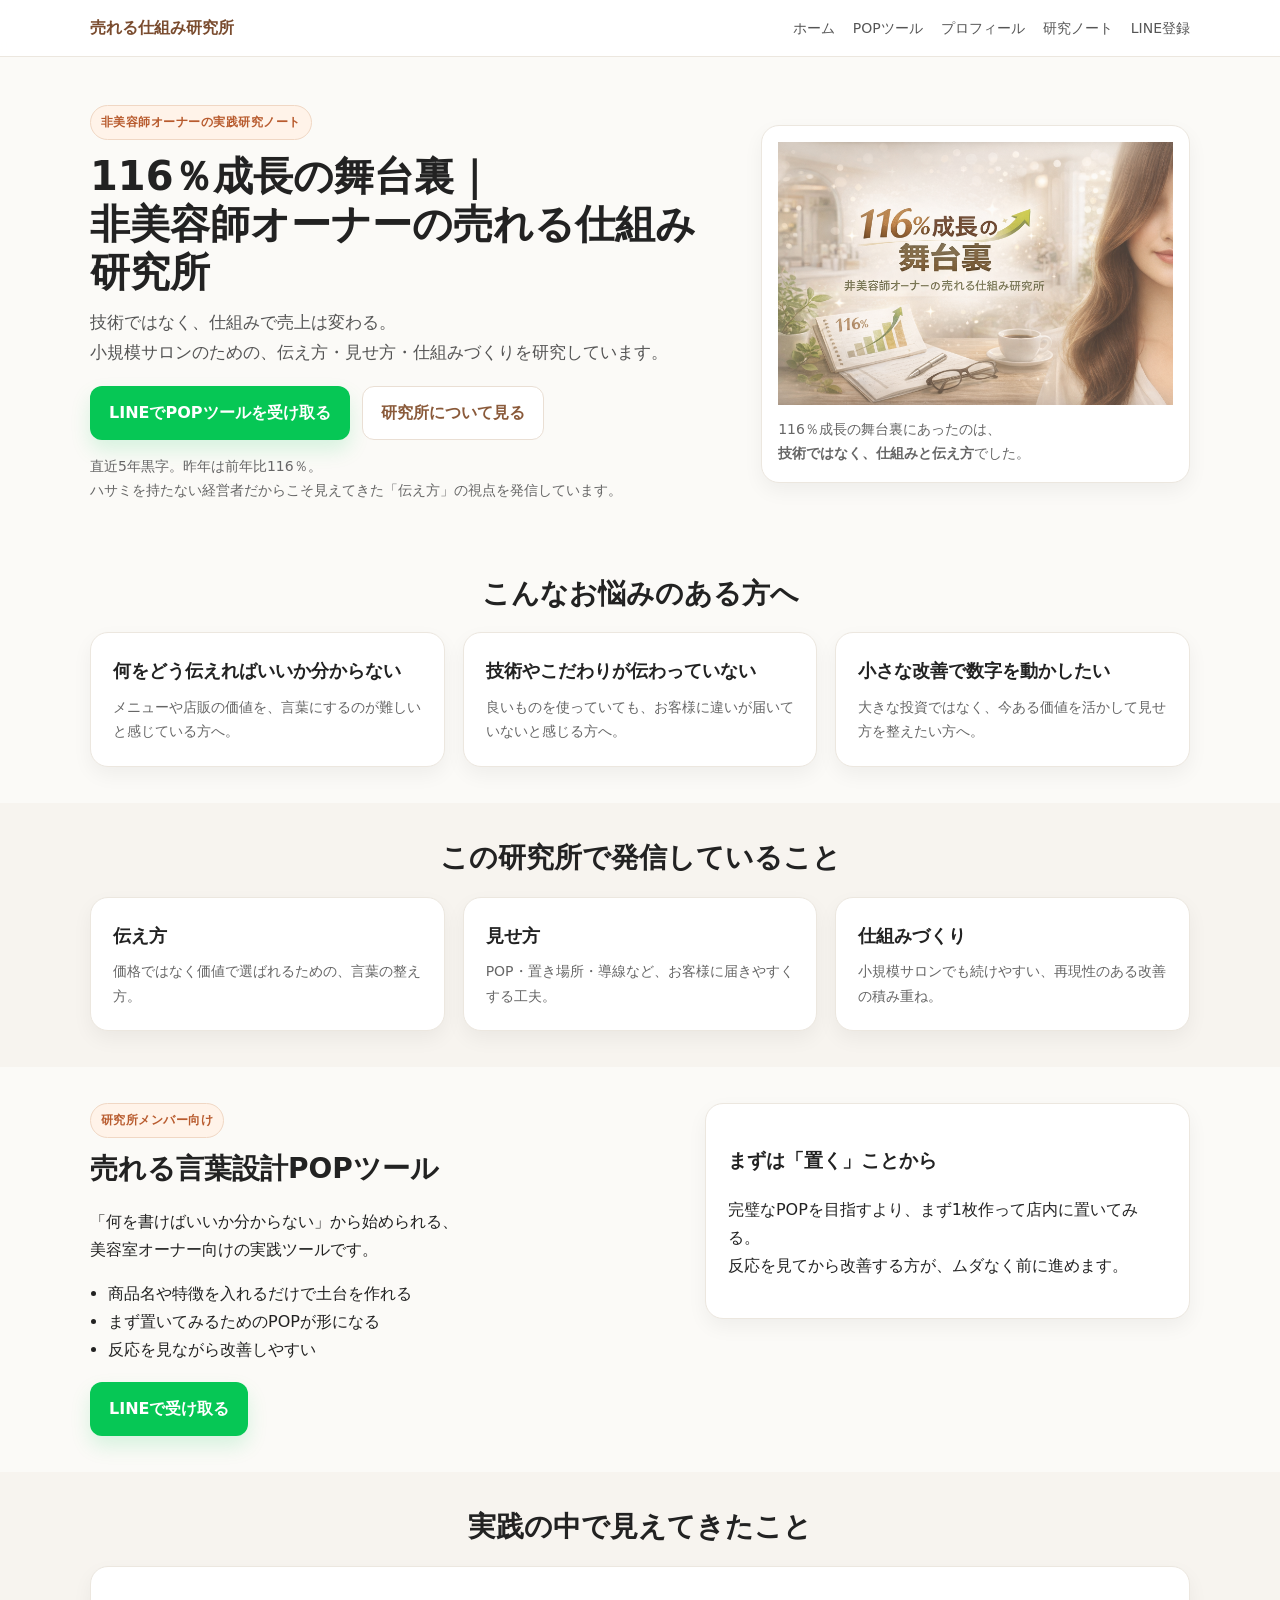
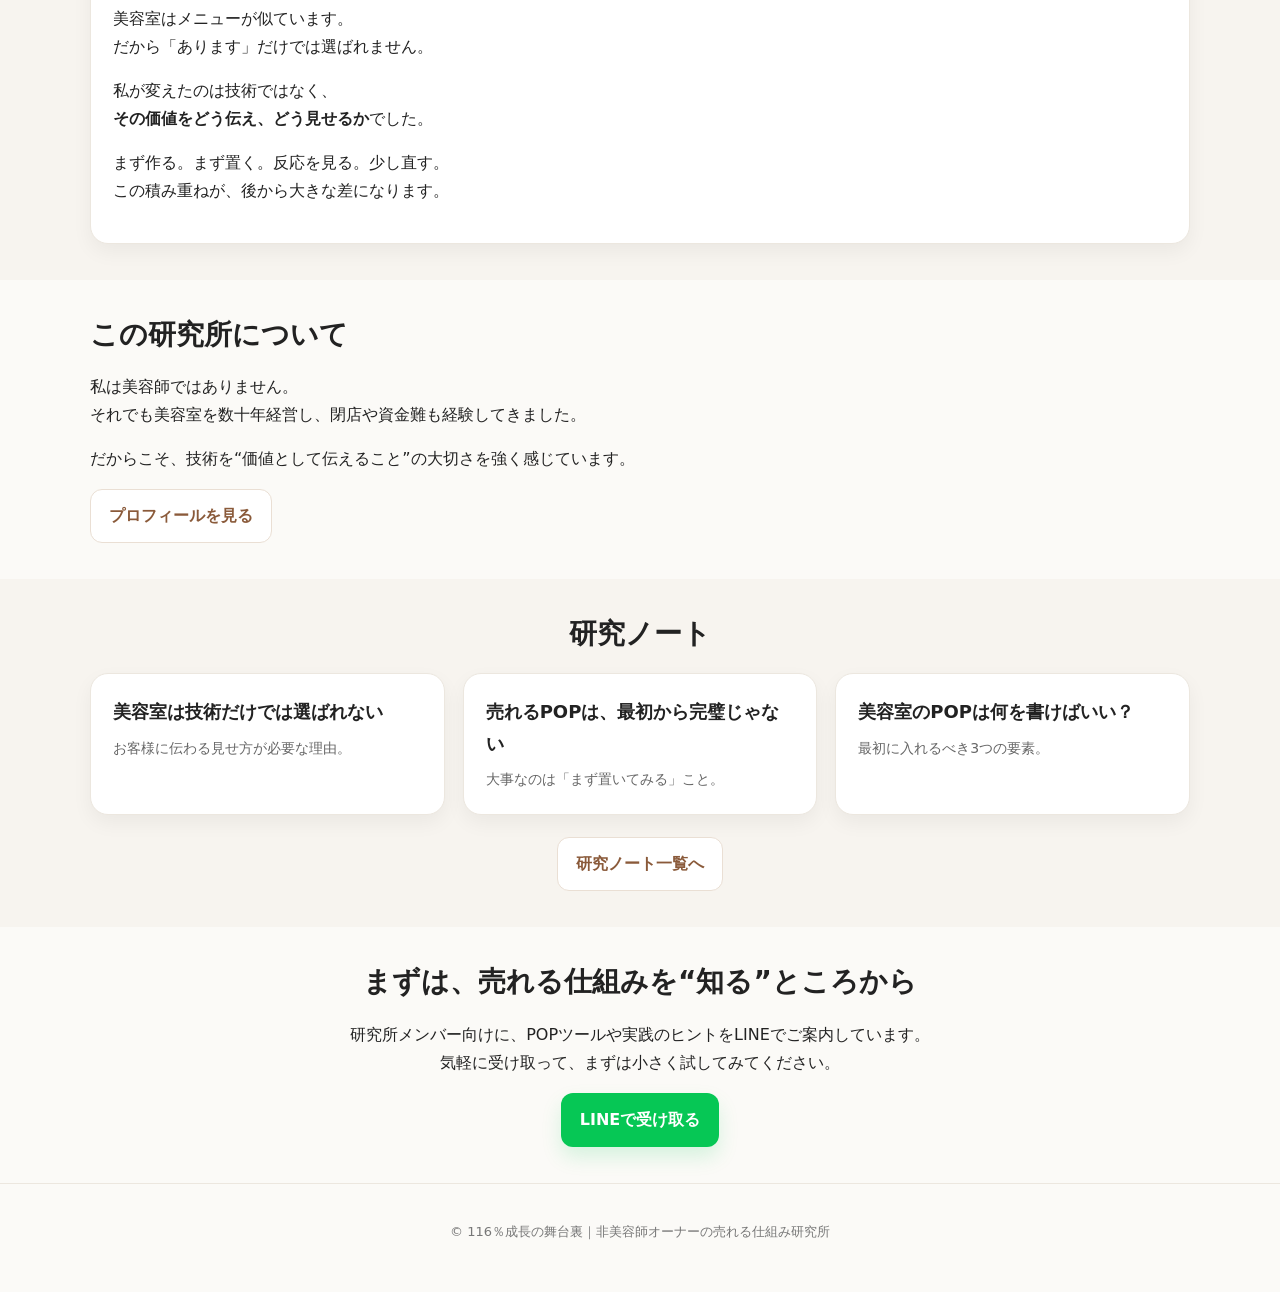
<file: index.html>
<!DOCTYPE html>
<html lang="ja">
<head>
  <meta charset="UTF-8">
  <meta name="viewport" content="width=device-width, initial-scale=1">
  <title>116％成長の舞台裏｜非美容師オーナーの売れる仕組み研究所</title>
  <meta name="description" content="非美容師オーナーの売れる仕組み研究所。小規模サロン向けに、伝え方・見せ方・仕組みづくりを研究しています。">
  <link rel="stylesheet" href="styles.css">
</head>
<body>
  <header class="site-header">
    <div class="container header-inner">
      <a href="index.html" class="logo">売れる仕組み研究所</a>
      <nav class="nav">
        <a href="index.html">ホーム</a>
        <a href="pop-tool.html">POPツール</a>
        <a href="profile.html">プロフィール</a>
        <a href="blog.html">研究ノート</a>
        <a href="line.html">LINE登録</a>
      </nav>
    </div>
  </header>

  <main>
    <section class="hero">
      <div class="container hero-grid">
        <div class="hero-text">
          <span class="badge">非美容師オーナーの実践研究ノート</span>
          <h1>116％成長の舞台裏｜<br>非美容師オーナーの売れる仕組み研究所</h1>
          <p class="hero-lead">
            技術ではなく、仕組みで売上は変わる。<br>
            小規模サロンのための、伝え方・見せ方・仕組みづくりを研究しています。
          </p>

          <div class="hero-buttons">
            <a class="btn btn-line" href="line.html">LINEでPOPツールを受け取る</a>
            <a class="btn btn-sub" href="profile.html">研究所について見る</a>
          </div>

          <p class="hero-note">
            直近5年黒字。昨年は前年比116％。<br>
            ハサミを持たない経営者だからこそ見えてきた「伝え方」の視点を発信しています。
          </p>
        </div>

        <div class="hero-visual">
          <img src="images/home-main.png" alt="売れる仕組み研究所のメイン画像">
          <p>
            116％成長の舞台裏にあったのは、<br>
            <strong>技術ではなく、仕組みと伝え方</strong>でした。
          </p>
        </div>
      </div>
    </section>

    <section class="section">
      <div class="container">
        <h2 class="section-title">こんなお悩みのある方へ</h2>
        <div class="card-grid">
          <div class="card">
            <h3>何をどう伝えればいいか分からない</h3>
            <p>メニューや店販の価値を、言葉にするのが難しいと感じている方へ。</p>
          </div>
          <div class="card">
            <h3>技術やこだわりが伝わっていない</h3>
            <p>良いものを使っていても、お客様に違いが届いていないと感じる方へ。</p>
          </div>
          <div class="card">
            <h3>小さな改善で数字を動かしたい</h3>
            <p>大きな投資ではなく、今ある価値を活かして見せ方を整えたい方へ。</p>
          </div>
        </div>
      </div>
    </section>

    <section class="section section-soft">
      <div class="container">
        <h2 class="section-title">この研究所で発信していること</h2>
        <div class="card-grid">
          <div class="card">
            <h3>伝え方</h3>
            <p>価格ではなく価値で選ばれるための、言葉の整え方。</p>
          </div>
          <div class="card">
            <h3>見せ方</h3>
            <p>POP・置き場所・導線など、お客様に届きやすくする工夫。</p>
          </div>
          <div class="card">
            <h3>仕組みづくり</h3>
            <p>小規模サロンでも続けやすい、再現性のある改善の積み重ね。</p>
          </div>
        </div>
      </div>
    </section>

    <section class="section">
      <div class="container feature-grid">
        <div class="feature-text">
          <span class="badge">研究所メンバー向け</span>
          <h2 class="section-title left">売れる言葉設計POPツール</h2>
          <p>
            「何を書けばいいか分からない」から始められる、<br>
            美容室オーナー向けの実践ツールです。
          </p>
          <ul class="simple-list">
            <li>商品名や特徴を入れるだけで土台を作れる</li>
            <li>まず置いてみるためのPOPが形になる</li>
            <li>反応を見ながら改善しやすい</li>
          </ul>
          <a class="btn btn-line" href="line.html">LINEで受け取る</a>
        </div>

        <div class="feature-box">
          <h3>まずは「置く」ことから</h3>
          <p>
            完璧なPOPを目指すより、まず1枚作って店内に置いてみる。<br>
            反応を見てから改善する方が、ムダなく前に進めます。
          </p>
        </div>
      </div>
    </section>

    <section class="section section-soft">
      <div class="container">
        <h2 class="section-title">実践の中で見えてきたこと</h2>
        <div class="single-box">
          <p>
            美容室はメニューが似ています。<br>
            だから「あります」だけでは選ばれません。
          </p>
          <p>
            私が変えたのは技術ではなく、<br>
            <strong>その価値をどう伝え、どう見せるか</strong>でした。
          </p>
          <p>
            まず作る。まず置く。反応を見る。少し直す。<br>
            この積み重ねが、後から大きな差になります。
          </p>
        </div>
      </div>
    </section>

    <section class="section">
      <div class="container profile-teaser">
        <div>
          <h2 class="section-title left">この研究所について</h2>
          <p>
            私は美容師ではありません。<br>
            それでも美容室を数十年経営し、閉店や資金難も経験してきました。
          </p>
          <p>
            だからこそ、技術を“価値として伝えること”の大切さを強く感じています。
          </p>
          <a class="btn btn-sub" href="profile.html">プロフィールを見る</a>
        </div>
      </div>
    </section>

    <section class="section section-soft">
      <div class="container">
        <h2 class="section-title">研究ノート</h2>
        <div class="card-grid">
          <div class="card">
            <h3>美容室は技術だけでは選ばれない</h3>
            <p>お客様に伝わる見せ方が必要な理由。</p>
          </div>
          <div class="card">
            <h3>売れるPOPは、最初から完璧じゃない</h3>
            <p>大事なのは「まず置いてみる」こと。</p>
          </div>
          <div class="card">
            <h3>美容室のPOPは何を書けばいい？</h3>
            <p>最初に入れるべき3つの要素。</p>
          </div>
        </div>
        <div class="center">
          <a class="btn btn-sub" href="blog.html">研究ノート一覧へ</a>
        </div>
      </div>
    </section>

    <section class="section cta-final">
      <div class="container">
        <h2 class="section-title">まずは、売れる仕組みを“知る”ところから</h2>
        <p>
          研究所メンバー向けに、POPツールや実践のヒントをLINEでご案内しています。<br>
          気軽に受け取って、まずは小さく試してみてください。
        </p>
        <a class="btn btn-line" href="line.html">LINEで受け取る</a>
      </div>
    </section>
  </main>

  <footer class="site-footer">
    <div class="container">
      <p>© 116％成長の舞台裏｜非美容師オーナーの売れる仕組み研究所</p>
    </div>
  </footer>

  <script src="script.js"></script>
</body>
</html>
</file>
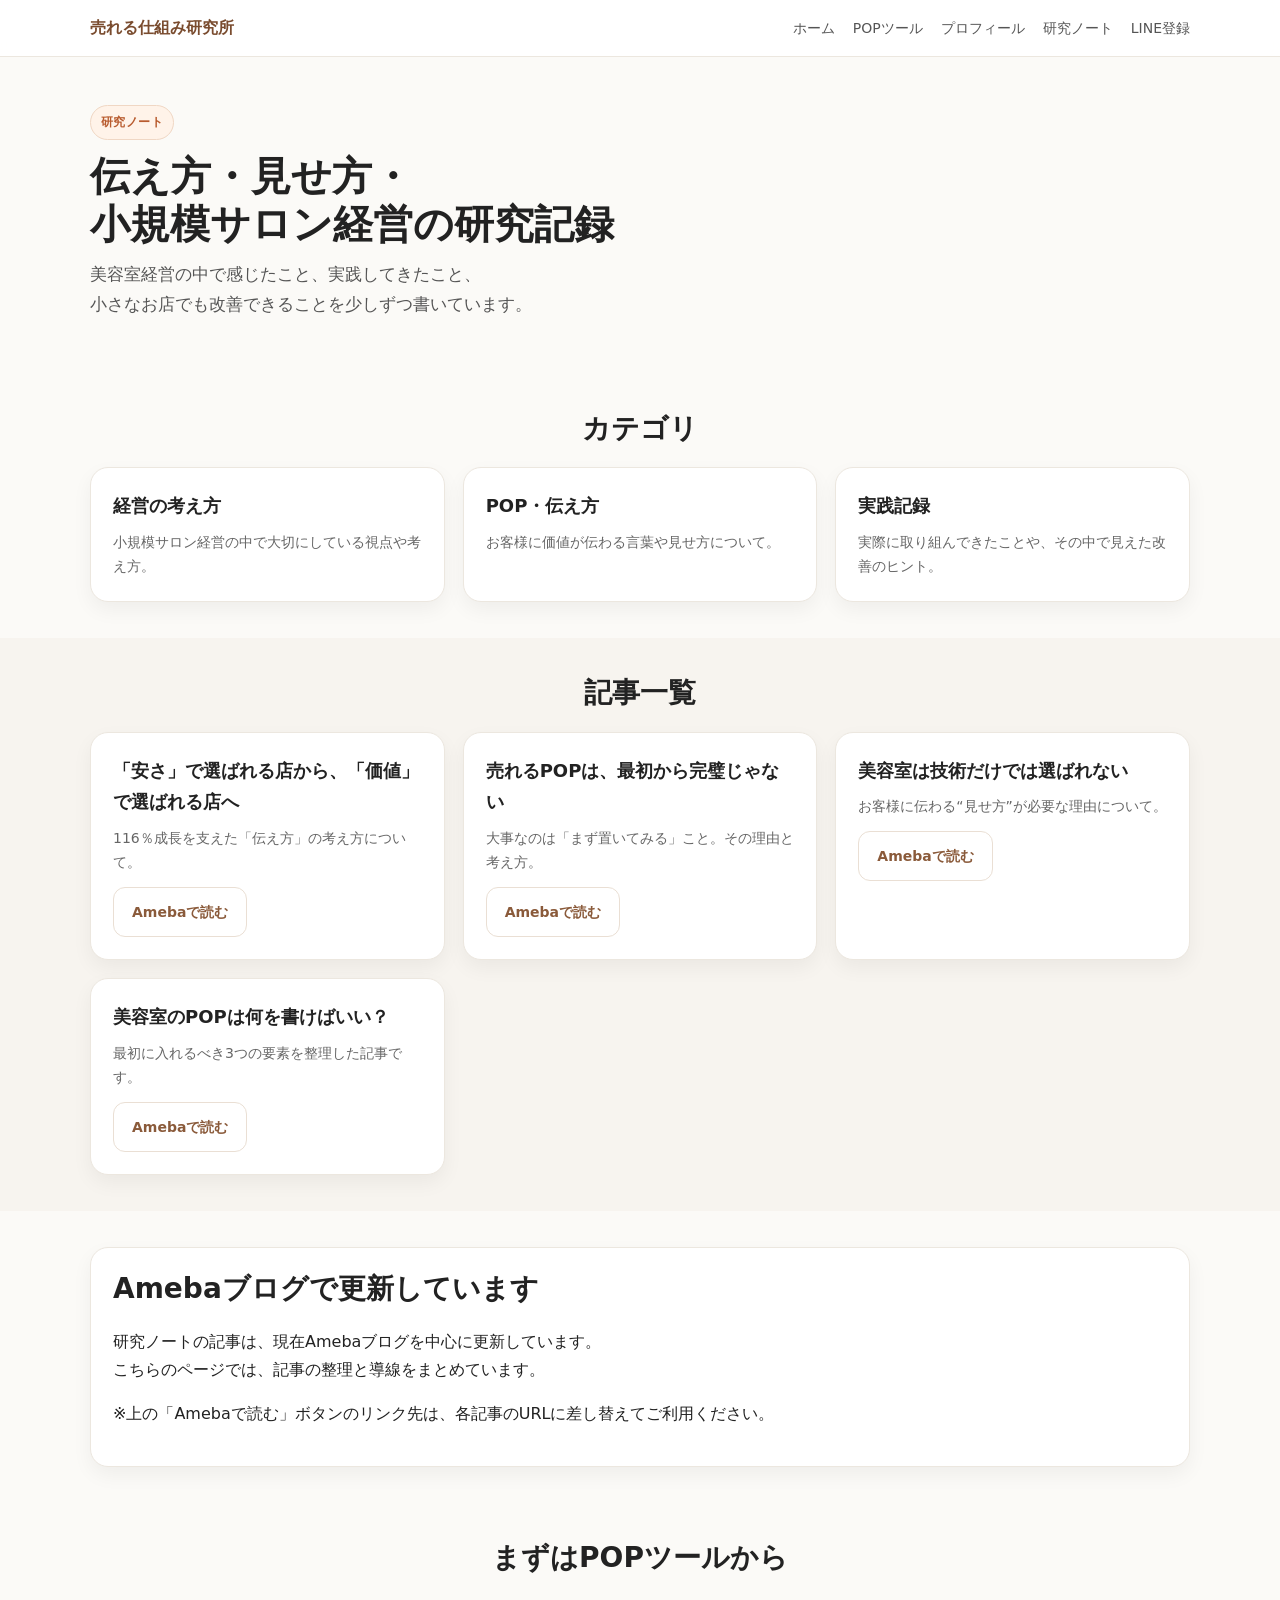
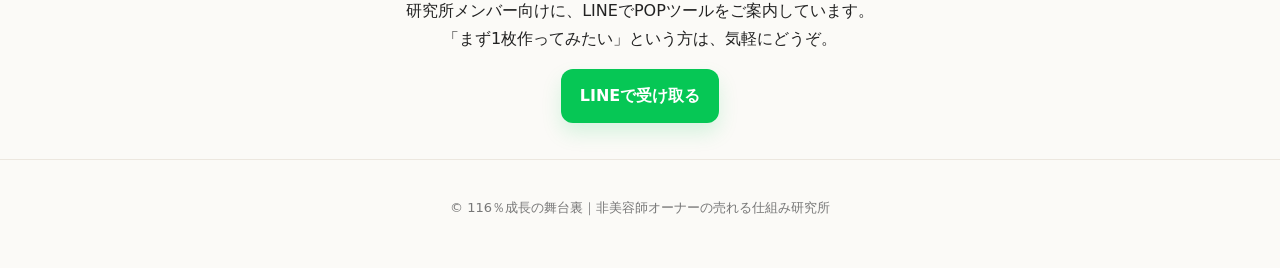
<file: blog.html>
<!DOCTYPE html>
<html lang="ja">
<head>
  <meta charset="UTF-8">
  <meta name="viewport" content="width=device-width, initial-scale=1">
  <title>研究ノート｜売れる仕組み研究所</title>
  <meta name="description" content="伝え方・見せ方・小規模サロン経営についての研究ノート一覧です。">
  <link rel="stylesheet" href="styles.css">
</head>
<body>
  <header class="site-header">
    <div class="container header-inner">
      <a href="index.html" class="logo">売れる仕組み研究所</a>
      <nav class="nav">
        <a href="index.html">ホーム</a>
        <a href="pop-tool.html">POPツール</a>
        <a href="profile.html">プロフィール</a>
        <a href="blog.html">研究ノート</a>
        <a href="line.html">LINE登録</a>
      </nav>
    </div>
  </header>

  <main>
    <section class="hero">
      <div class="container">
        <span class="badge">研究ノート</span>
        <h1>伝え方・見せ方・<br>小規模サロン経営の研究記録</h1>
        <p class="hero-lead">
          美容室経営の中で感じたこと、実践してきたこと、<br>
          小さなお店でも改善できることを少しずつ書いています。
        </p>
      </div>
    </section>

    <section class="section">
      <div class="container">
        <h2 class="section-title">カテゴリ</h2>
        <div class="card-grid">
          <div class="card">
            <h3>経営の考え方</h3>
            <p>小規模サロン経営の中で大切にしている視点や考え方。</p>
          </div>
          <div class="card">
            <h3>POP・伝え方</h3>
            <p>お客様に価値が伝わる言葉や見せ方について。</p>
          </div>
          <div class="card">
            <h3>実践記録</h3>
            <p>実際に取り組んできたことや、その中で見えた改善のヒント。</p>
          </div>
        </div>
      </div>
    </section>

    <section class="section section-soft">
      <div class="container">
        <h2 class="section-title">記事一覧</h2>
        <div class="card-grid">

          <div class="card">
            <h3>「安さ」で選ばれる店から、「価値」で選ばれる店へ</h3>
            <p>
              116％成長を支えた「伝え方」の考え方について。
            </p>
            <p style="margin-top:12px;">
              <a class="btn btn-sub" href="https://ameblo.jp/action-up/entry-12958393987.html" target="_blank" rel="noopener">Amebaで読む</a>
            </p>
          </div>

          <div class="card">
            <h3>売れるPOPは、最初から完璧じゃない</h3>
            <p>
              大事なのは「まず置いてみる」こと。その理由と考え方。
            </p>
            <p style="margin-top:12px;">
              <a class="btn btn-sub" href="https://ameblo.jp/action-up/entry-12959385795.html" target="_blank" rel="noopener">Amebaで読む</a>
            </p>
          </div>

          <div class="card">
            <h3>美容室は技術だけでは選ばれない</h3>
            <p>
              お客様に伝わる“見せ方”が必要な理由について。
            </p>
            <p style="margin-top:12px;">
              <a class="btn btn-sub" href="https://ameblo.jp/action-up/entry-12960017361.html" target="_blank" rel="noopener">Amebaで読む</a>
            </p>
          </div>

          <div class="card">
            <h3>美容室のPOPは何を書けばいい？</h3>
            <p>
              最初に入れるべき3つの要素を整理した記事です。
            </p>
            <p style="margin-top:12px;">
              <a class="btn btn-sub" href="https://ameblo.jp/action-up/entry-12960228247.html" target="_blank" rel="noopener">Amebaで読む</a>
            </p>
          </div>

        </div>
      </div>
    </section>

    <section class="section">
      <div class="container">
        <div class="single-box">
          <h2 class="section-title left">Amebaブログで更新しています</h2>
          <p>
            研究ノートの記事は、現在Amebaブログを中心に更新しています。<br>
            こちらのページでは、記事の整理と導線をまとめています。
          </p>
          <p>
            ※上の「Amebaで読む」ボタンのリンク先は、各記事のURLに差し替えてご利用ください。
          </p>
        </div>
      </div>
    </section>

    <section class="section cta-final">
      <div class="container">
        <h2 class="section-title">まずはPOPツールから</h2>
        <p>
          研究所メンバー向けに、LINEでPOPツールをご案内しています。<br>
          「まず1枚作ってみたい」という方は、気軽にどうぞ。
        </p>
        <a class="btn btn-line" href="line.html">LINEで受け取る</a>
      </div>
    </section>
  </main>

  <footer class="site-footer">
    <div class="container">
      <p>© 116％成長の舞台裏｜非美容師オーナーの売れる仕組み研究所</p>
    </div>
  </footer>

  <script src="script.js"></script>
</body>
</html>
</file>
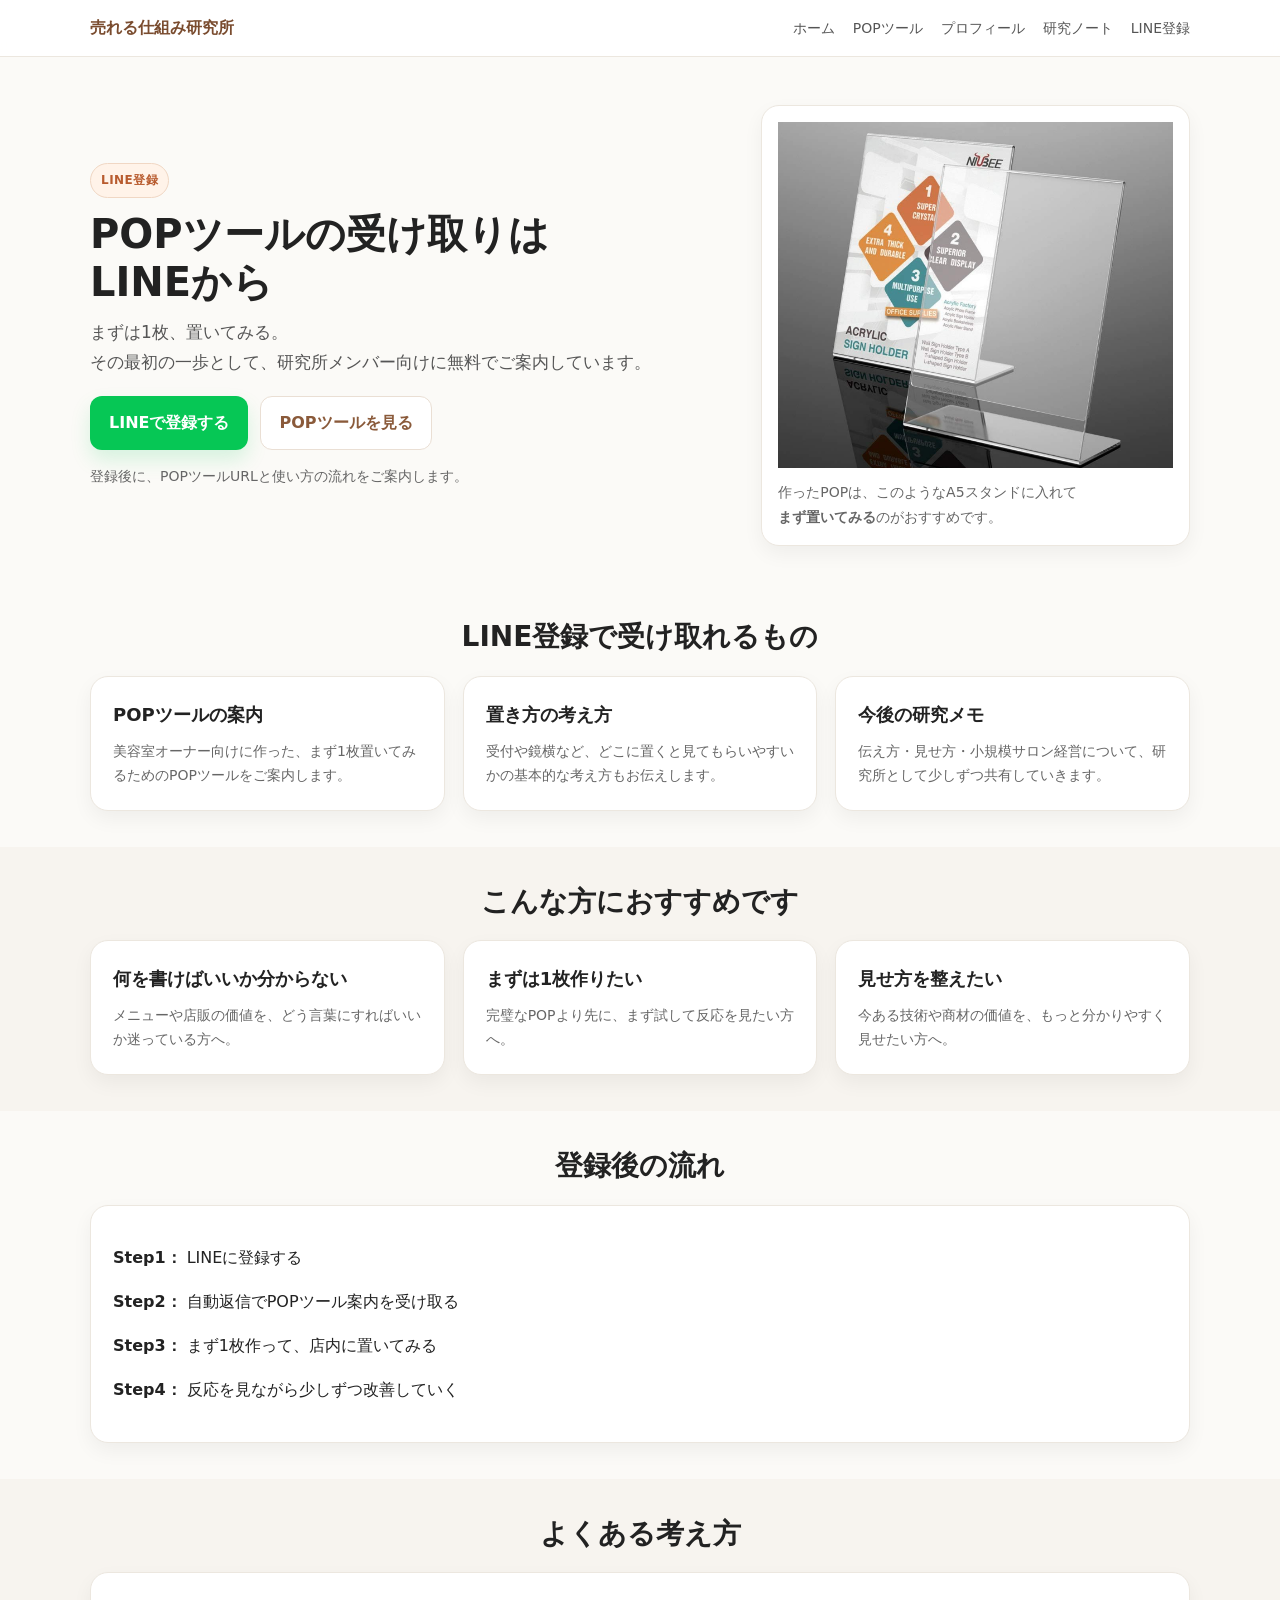
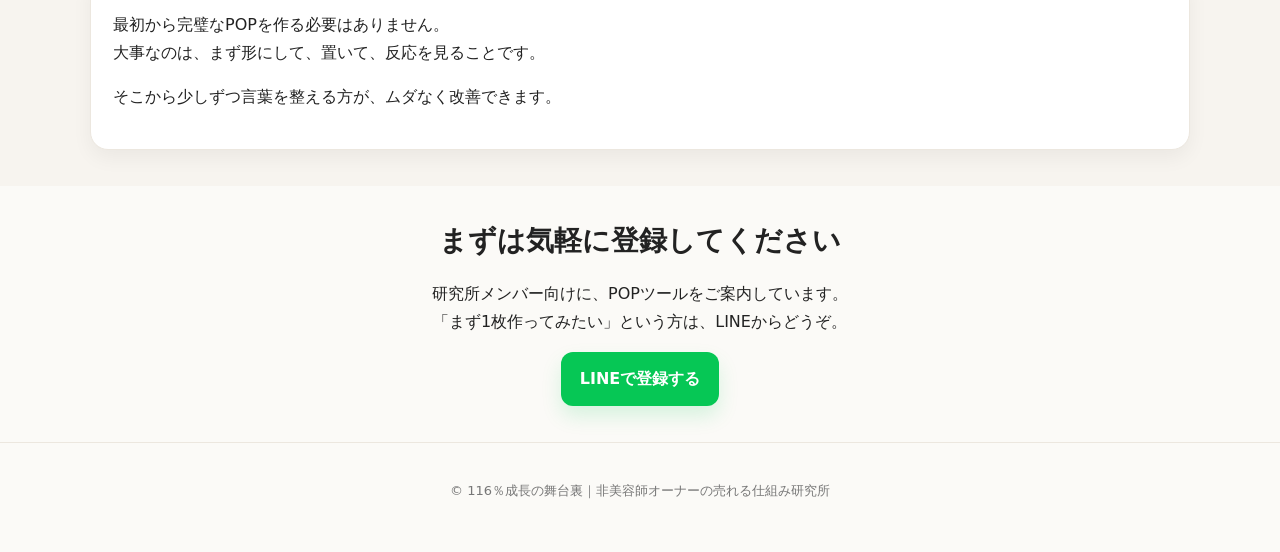
<file: line.html>
<!DOCTYPE html>
<html lang="ja">
<head>
  <meta charset="UTF-8">
  <meta name="viewport" content="width=device-width, initial-scale=1">
  <title>LINE登録｜売れる仕組み研究所</title>
  <meta name="description" content="美容室オーナー向けのPOPツールをLINE登録でご案内しています。まずは1枚、置いてみるところから。">
  <link rel="stylesheet" href="styles.css">
</head>
<body>
  <header class="site-header">
    <div class="container header-inner">
      <a href="index.html" class="logo">売れる仕組み研究所</a>
      <nav class="nav">
        <a href="index.html">ホーム</a>
        <a href="pop-tool.html">POPツール</a>
        <a href="profile.html">プロフィール</a>
        <a href="blog.html">研究ノート</a>
        <a href="line.html">LINE登録</a>
      </nav>
    </div>
  </header>

  <main>
    <section class="hero">
      <div class="container hero-grid">
        <div class="hero-text">
          <span class="badge">LINE登録</span>
          <h1>POPツールの受け取りは<br>LINEから</h1>
          <p class="hero-lead">
            まずは1枚、置いてみる。<br>
            その最初の一歩として、研究所メンバー向けに無料でご案内しています。
          </p>

          <div class="hero-buttons">
            <a class="btn btn-line" href="https://lin.ee/K8tIsm8" target="_blank" rel="noopener">LINEで登録する</a>
            <a class="btn btn-sub" href="pop-tool.html">POPツールを見る</a>
          </div>

          <p class="hero-note">
            登録後に、POPツールURLと使い方の流れをご案内します。
          </p>
        </div>

        <div class="hero-visual">
          <img src="images/acrylic-stand.png" alt="A5アクリルスタンドのイメージ">
          <p>
            作ったPOPは、このようなA5スタンドに入れて<br>
            <strong>まず置いてみる</strong>のがおすすめです。
          </p>
        </div>
      </div>
    </section>

    <section class="section">
      <div class="container">
        <h2 class="section-title">LINE登録で受け取れるもの</h2>
        <div class="card-grid">
          <div class="card">
            <h3>POPツールの案内</h3>
            <p>美容室オーナー向けに作った、まず1枚置いてみるためのPOPツールをご案内します。</p>
          </div>
          <div class="card">
            <h3>置き方の考え方</h3>
            <p>受付や鏡横など、どこに置くと見てもらいやすいかの基本的な考え方もお伝えします。</p>
          </div>
          <div class="card">
            <h3>今後の研究メモ</h3>
            <p>伝え方・見せ方・小規模サロン経営について、研究所として少しずつ共有していきます。</p>
          </div>
        </div>
      </div>
    </section>

    <section class="section section-soft">
      <div class="container">
        <h2 class="section-title">こんな方におすすめです</h2>
        <div class="card-grid">
          <div class="card">
            <h3>何を書けばいいか分からない</h3>
            <p>メニューや店販の価値を、どう言葉にすればいいか迷っている方へ。</p>
          </div>
          <div class="card">
            <h3>まずは1枚作りたい</h3>
            <p>完璧なPOPより先に、まず試して反応を見たい方へ。</p>
          </div>
          <div class="card">
            <h3>見せ方を整えたい</h3>
            <p>今ある技術や商材の価値を、もっと分かりやすく見せたい方へ。</p>
          </div>
        </div>
      </div>
    </section>

    <section class="section">
      <div class="container">
        <h2 class="section-title">登録後の流れ</h2>
        <div class="single-box">
          <p><strong>Step1：</strong> LINEに登録する</p>
          <p><strong>Step2：</strong> 自動返信でPOPツール案内を受け取る</p>
          <p><strong>Step3：</strong> まず1枚作って、店内に置いてみる</p>
          <p><strong>Step4：</strong> 反応を見ながら少しずつ改善していく</p>
        </div>
      </div>
    </section>

    <section class="section section-soft">
      <div class="container">
        <h2 class="section-title">よくある考え方</h2>
        <div class="single-box">
          <p>
            最初から完璧なPOPを作る必要はありません。<br>
            大事なのは、まず形にして、置いて、反応を見ることです。
          </p>
          <p>
            そこから少しずつ言葉を整える方が、ムダなく改善できます。
          </p>
        </div>
      </div>
    </section>

    <section class="section cta-final">
      <div class="container">
        <h2 class="section-title">まずは気軽に登録してください</h2>
        <p>
          研究所メンバー向けに、POPツールをご案内しています。<br>
          「まず1枚作ってみたい」という方は、LINEからどうぞ。
        </p>
        <a class="btn btn-line" href="https://lin.ee/K8tIsm8" target="_blank" rel="noopener">LINEで登録する</a>
      </div>
    </section>
  </main>

  <footer class="site-footer">
    <div class="container">
      <p>© 116％成長の舞台裏｜非美容師オーナーの売れる仕組み研究所</p>
    </div>
  </footer>

  <script src="script.js"></script>
</body>
</html>
</file>
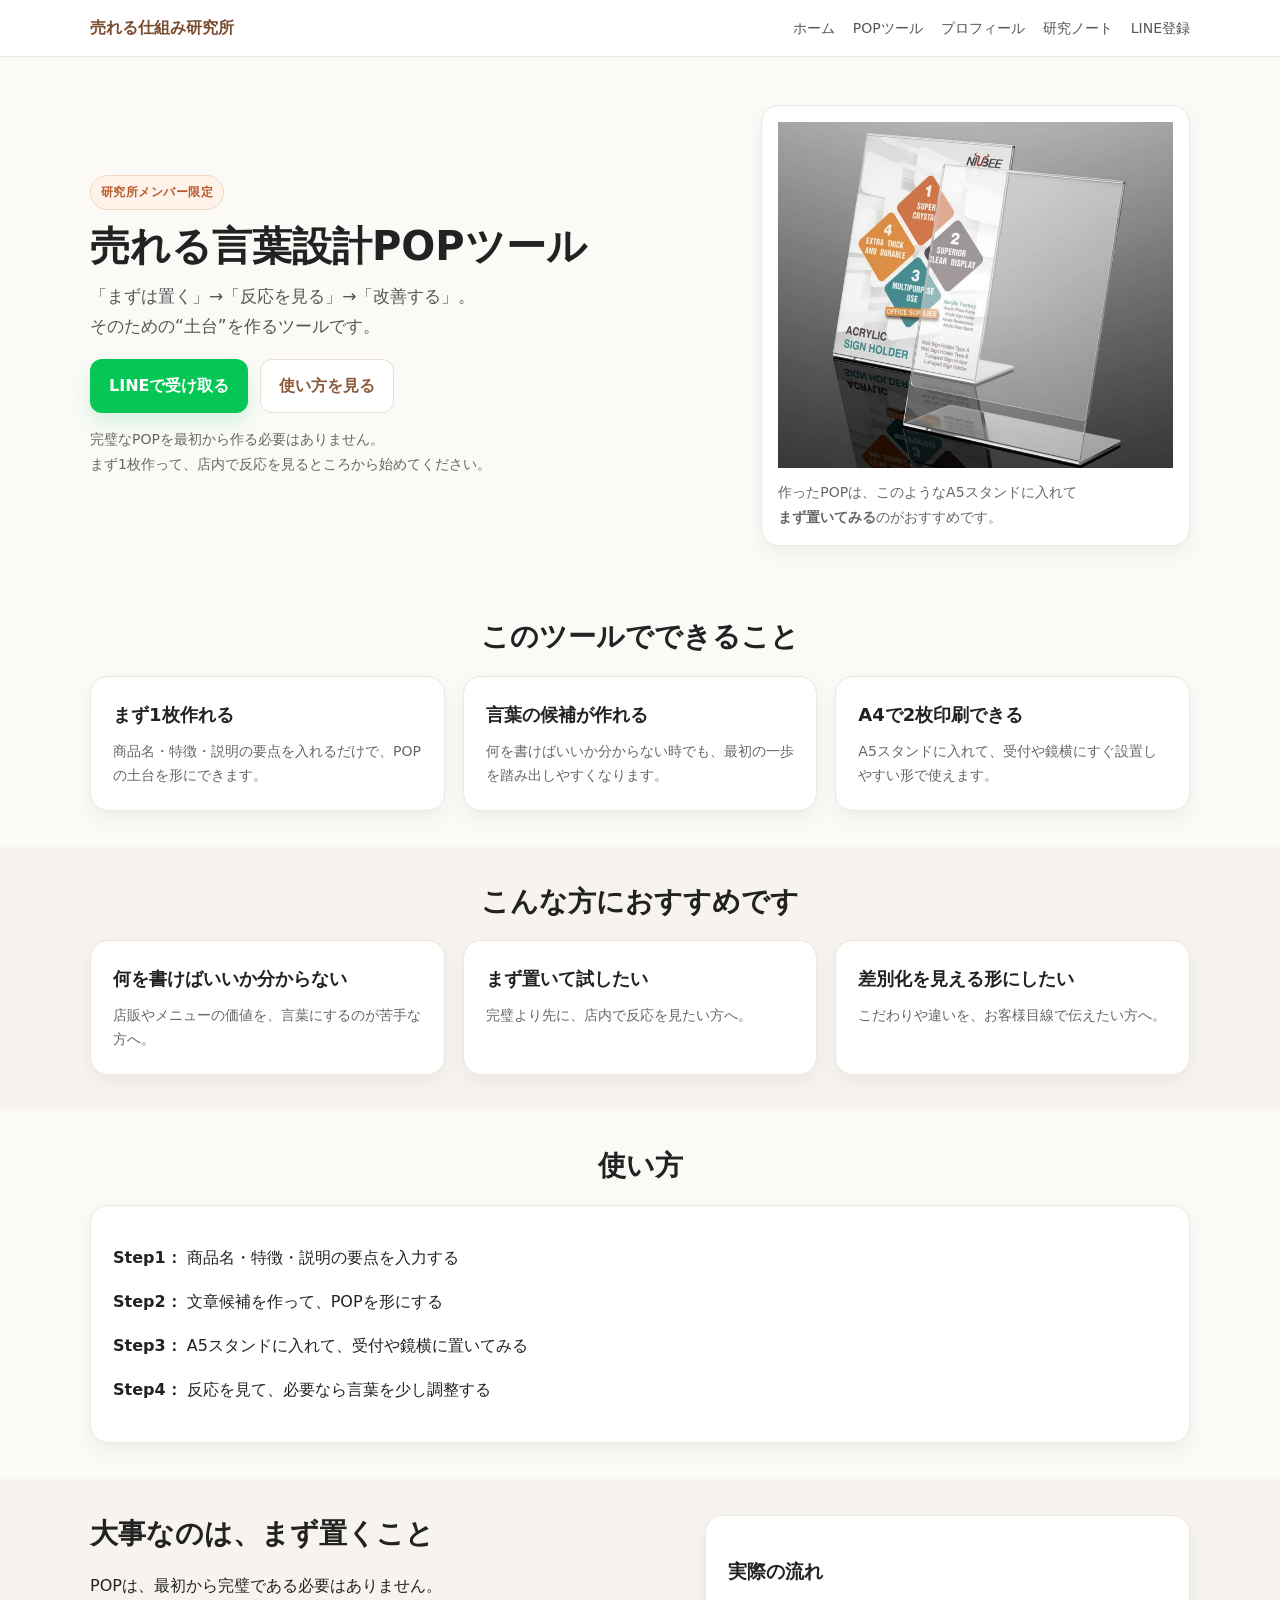
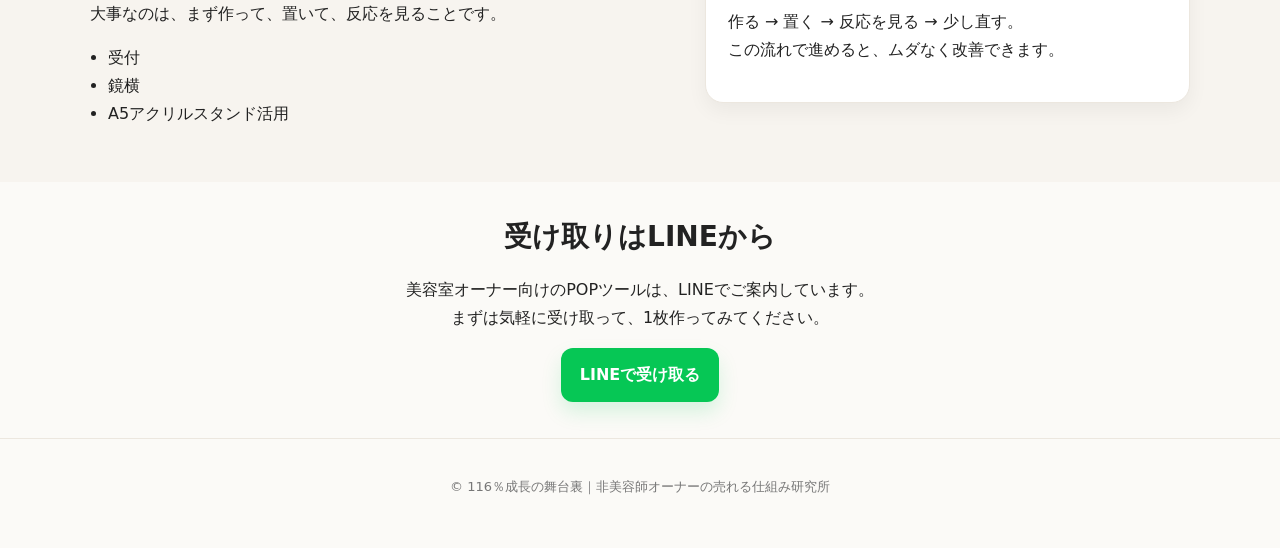
<file: pop-tool.html>
<!DOCTYPE html>
<html lang="ja">
<head>
  <meta charset="UTF-8">
  <meta name="viewport" content="width=device-width, initial-scale=1">
  <title>売れる言葉設計POPツール｜売れる仕組み研究所</title>
  <meta name="description" content="美容室オーナー向けの無料POPツール。まずは置いてみるためのPOPを作る第一歩に。">
  <link rel="stylesheet" href="styles.css">
</head>
<body>
  <header class="site-header">
    <div class="container header-inner">
      <a href="index.html" class="logo">売れる仕組み研究所</a>
      <nav class="nav">
        <a href="index.html">ホーム</a>
        <a href="pop-tool.html">POPツール</a>
        <a href="profile.html">プロフィール</a>
        <a href="blog.html">研究ノート</a>
        <a href="line.html">LINE登録</a>
      </nav>
    </div>
  </header>

  <main>
    <section class="hero">
      <div class="container hero-grid">
        <div class="hero-text">
          <span class="badge">研究所メンバー限定</span>
          <h1>売れる言葉設計POPツール</h1>
          <p class="hero-lead">
            「まずは置く」→「反応を見る」→「改善する」。<br>
            そのための“土台”を作るツールです。
          </p>

          <div class="hero-buttons">
            <a class="btn btn-line" href="line.html">LINEで受け取る</a>
            <a class="btn btn-sub" href="#howto">使い方を見る</a>
          </div>

          <p class="hero-note">
            完璧なPOPを最初から作る必要はありません。<br>
            まず1枚作って、店内で反応を見るところから始めてください。
          </p>
        </div>

        <div class="hero-visual">
          <img src="images/acrylic-stand.png" alt="A5アクリルスタンドのイメージ">
          <p>
            作ったPOPは、このようなA5スタンドに入れて<br>
            <strong>まず置いてみる</strong>のがおすすめです。
          </p>
        </div>
      </div>
    </section>

    <section class="section">
      <div class="container">
        <h2 class="section-title">このツールでできること</h2>
        <div class="card-grid">
          <div class="card">
            <h3>まず1枚作れる</h3>
            <p>商品名・特徴・説明の要点を入れるだけで、POPの土台を形にできます。</p>
          </div>
          <div class="card">
            <h3>言葉の候補が作れる</h3>
            <p>何を書けばいいか分からない時でも、最初の一歩を踏み出しやすくなります。</p>
          </div>
          <div class="card">
            <h3>A4で2枚印刷できる</h3>
            <p>A5スタンドに入れて、受付や鏡横にすぐ設置しやすい形で使えます。</p>
          </div>
        </div>
      </div>
    </section>

    <section class="section section-soft">
      <div class="container">
        <h2 class="section-title">こんな方におすすめです</h2>
        <div class="card-grid">
          <div class="card">
            <h3>何を書けばいいか分からない</h3>
            <p>店販やメニューの価値を、言葉にするのが苦手な方へ。</p>
          </div>
          <div class="card">
            <h3>まず置いて試したい</h3>
            <p>完璧より先に、店内で反応を見たい方へ。</p>
          </div>
          <div class="card">
            <h3>差別化を見える形にしたい</h3>
            <p>こだわりや違いを、お客様目線で伝えたい方へ。</p>
          </div>
        </div>
      </div>
    </section>

    <section class="section" id="howto">
      <div class="container">
        <h2 class="section-title">使い方</h2>
        <div class="single-box">
          <p><strong>Step1：</strong> 商品名・特徴・説明の要点を入力する</p>
          <p><strong>Step2：</strong> 文章候補を作って、POPを形にする</p>
          <p><strong>Step3：</strong> A5スタンドに入れて、受付や鏡横に置いてみる</p>
          <p><strong>Step4：</strong> 反応を見て、必要なら言葉を少し調整する</p>
        </div>
      </div>
    </section>

    <section class="section section-soft">
      <div class="container feature-grid">
        <div class="feature-text">
          <h2 class="section-title left">大事なのは、まず置くこと</h2>
          <p>
            POPは、最初から完璧である必要はありません。<br>
            大事なのは、まず作って、置いて、反応を見ることです。
          </p>
          <ul class="simple-list">
            <li>受付</li>
            <li>鏡横</li>
            <li>A5アクリルスタンド活用</li>
          </ul>
        </div>

        <div class="feature-box">
          <h3>実際の流れ</h3>
          <p>
            作る → 置く → 反応を見る → 少し直す。<br>
            この流れで進めると、ムダなく改善できます。
          </p>
        </div>
      </div>
    </section>

    <section class="section cta-final">
      <div class="container">
        <h2 class="section-title">受け取りはLINEから</h2>
        <p>
          美容室オーナー向けのPOPツールは、LINEでご案内しています。<br>
          まずは気軽に受け取って、1枚作ってみてください。
        </p>
        <a class="btn btn-line" href="line.html">LINEで受け取る</a>
      </div>
    </section>
  </main>

  <footer class="site-footer">
    <div class="container">
      <p>© 116％成長の舞台裏｜非美容師オーナーの売れる仕組み研究所</p>
    </div>
  </footer>

  <script src="script.js"></script>
</body>
</html>
</file>
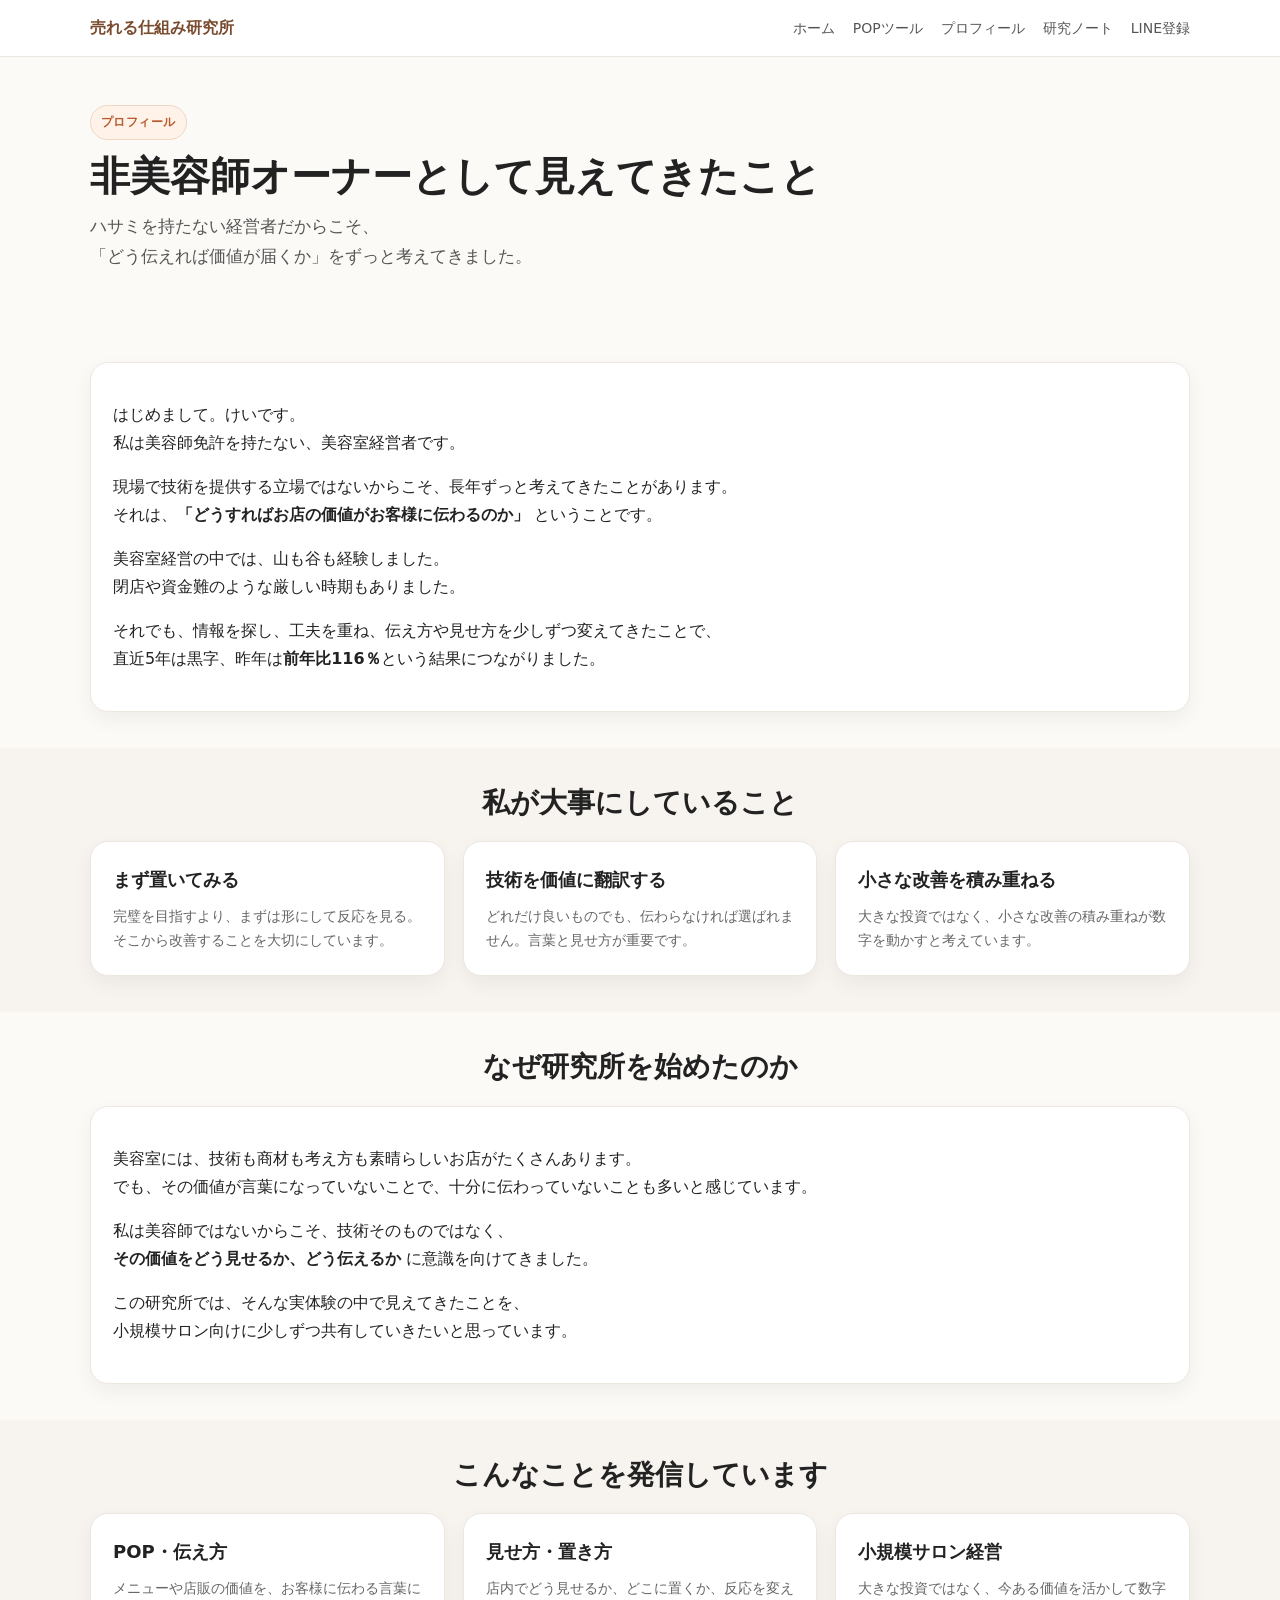
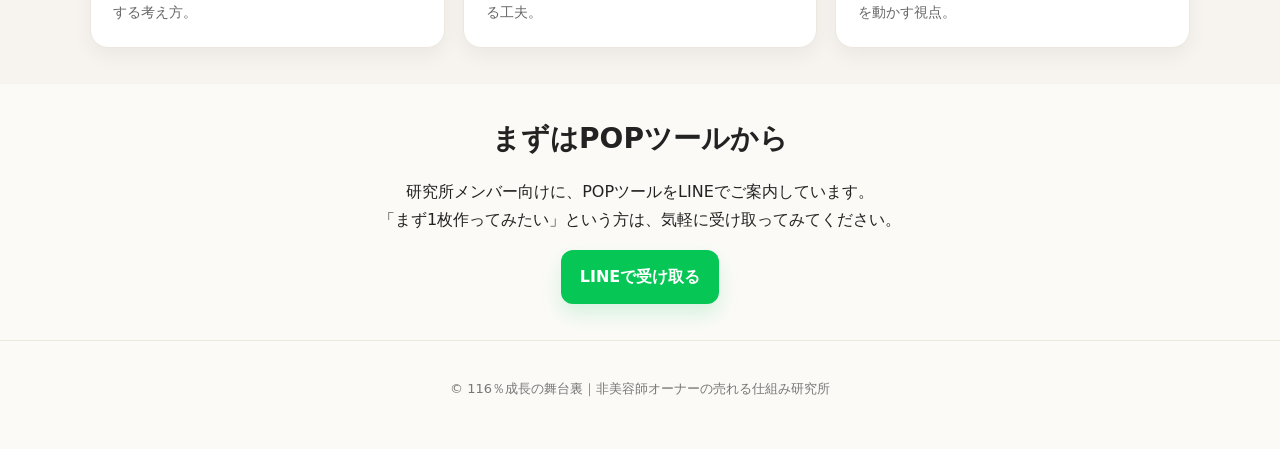
<file: profile.html>
<!DOCTYPE html>
<html lang="ja">
<head>
  <meta charset="UTF-8">
  <meta name="viewport" content="width=device-width, initial-scale=1">
  <title>プロフィール｜売れる仕組み研究所</title>
  <meta name="description" content="非美容師オーナーとして、美容室経営の伝え方・見せ方・仕組みづくりを研究しています。">
  <link rel="stylesheet" href="styles.css">
</head>
<body>
  <header class="site-header">
    <div class="container header-inner">
      <a href="index.html" class="logo">売れる仕組み研究所</a>
      <nav class="nav">
        <a href="index.html">ホーム</a>
        <a href="pop-tool.html">POPツール</a>
        <a href="profile.html">プロフィール</a>
        <a href="blog.html">研究ノート</a>
        <a href="line.html">LINE登録</a>
      </nav>
    </div>
  </header>

  <main>
    <section class="hero">
      <div class="container">
        <span class="badge">プロフィール</span>
        <h1>非美容師オーナーとして見えてきたこと</h1>
        <p class="hero-lead">
          ハサミを持たない経営者だからこそ、<br>
          「どう伝えれば価値が届くか」をずっと考えてきました。
        </p>
      </div>
    </section>

    <section class="section">
      <div class="container">
        <div class="single-box">
          <p>
            はじめまして。けいです。<br>
            私は美容師免許を持たない、美容室経営者です。
          </p>
          <p>
            現場で技術を提供する立場ではないからこそ、長年ずっと考えてきたことがあります。<br>
            それは、<strong>「どうすればお店の価値がお客様に伝わるのか」</strong> ということです。
          </p>
          <p>
            美容室経営の中では、山も谷も経験しました。<br>
            閉店や資金難のような厳しい時期もありました。
          </p>
          <p>
            それでも、情報を探し、工夫を重ね、伝え方や見せ方を少しずつ変えてきたことで、<br>
            直近5年は黒字、昨年は<strong>前年比116％</strong>という結果につながりました。
          </p>
        </div>
      </div>
    </section>

    <section class="section section-soft">
      <div class="container">
        <h2 class="section-title">私が大事にしていること</h2>
        <div class="card-grid">
          <div class="card">
            <h3>まず置いてみる</h3>
            <p>完璧を目指すより、まずは形にして反応を見る。そこから改善することを大切にしています。</p>
          </div>
          <div class="card">
            <h3>技術を価値に翻訳する</h3>
            <p>どれだけ良いものでも、伝わらなければ選ばれません。言葉と見せ方が重要です。</p>
          </div>
          <div class="card">
            <h3>小さな改善を積み重ねる</h3>
            <p>大きな投資ではなく、小さな改善の積み重ねが数字を動かすと考えています。</p>
          </div>
        </div>
      </div>
    </section>

    <section class="section">
      <div class="container">
        <h2 class="section-title">なぜ研究所を始めたのか</h2>
        <div class="single-box">
          <p>
            美容室には、技術も商材も考え方も素晴らしいお店がたくさんあります。<br>
            でも、その価値が言葉になっていないことで、十分に伝わっていないことも多いと感じています。
          </p>
          <p>
            私は美容師ではないからこそ、技術そのものではなく、<br>
            <strong>その価値をどう見せるか、どう伝えるか</strong> に意識を向けてきました。
          </p>
          <p>
            この研究所では、そんな実体験の中で見えてきたことを、<br>
            小規模サロン向けに少しずつ共有していきたいと思っています。
          </p>
        </div>
      </div>
    </section>

    <section class="section section-soft">
      <div class="container">
        <h2 class="section-title">こんなことを発信しています</h2>
        <div class="card-grid">
          <div class="card">
            <h3>POP・伝え方</h3>
            <p>メニューや店販の価値を、お客様に伝わる言葉にする考え方。</p>
          </div>
          <div class="card">
            <h3>見せ方・置き方</h3>
            <p>店内でどう見せるか、どこに置くか、反応を変える工夫。</p>
          </div>
          <div class="card">
            <h3>小規模サロン経営</h3>
            <p>大きな投資ではなく、今ある価値を活かして数字を動かす視点。</p>
          </div>
        </div>
      </div>
    </section>

    <section class="section cta-final">
      <div class="container">
        <h2 class="section-title">まずはPOPツールから</h2>
        <p>
          研究所メンバー向けに、POPツールをLINEでご案内しています。<br>
          「まず1枚作ってみたい」という方は、気軽に受け取ってみてください。
        </p>
        <a class="btn btn-line" href="line.html">LINEで受け取る</a>
      </div>
    </section>
  </main>

  <footer class="site-footer">
    <div class="container">
      <p>© 116％成長の舞台裏｜非美容師オーナーの売れる仕組み研究所</p>
    </div>
  </footer>

  <script src="script.js"></script>
</body>
</html>
</file>
<file: styles.css>
*{
  box-sizing:border-box;
}

body{
  margin:0;
  font-family:system-ui,-apple-system,BlinkMacSystemFont,"Segoe UI","Hiragino Kaku Gothic ProN","Noto Sans JP",sans-serif;
  color:#222;
  background:#fbfaf7;
  line-height:1.75;
}

a{
  color:inherit;
  text-decoration:none;
}

img{
  max-width:100%;
  display:block;
}

.container{
  width:min(1100px, calc(100% - 32px));
  margin:0 auto;
}

.site-header{
  position:sticky;
  top:0;
  z-index:10;
  background:rgba(255,255,255,.9);
  backdrop-filter:blur(8px);
  border-bottom:1px solid #ece7df;
}

.header-inner{
  display:flex;
  justify-content:space-between;
  align-items:center;
  padding:14px 0;
  gap:20px;
}

.logo{
  font-weight:800;
  color:#7a4c2f;
}

.nav{
  display:flex;
  gap:18px;
  flex-wrap:wrap;
  font-size:14px;
  color:#555;
}

.hero{
  padding:48px 0 36px;
}

.hero-grid{
  display:grid;
  grid-template-columns:1.2fr .8fr;
  gap:28px;
  align-items:center;
}

.badge{
  display:inline-block;
  font-size:12px;
  letter-spacing:.04em;
  padding:6px 10px;
  border-radius:999px;
  background:#fff3e9;
  border:1px solid #f0d7c4;
  color:#b85b2e;
  font-weight:700;
  margin-bottom:12px;
}

h1{
  margin:0 0 12px;
  font-size:40px;
  line-height:1.2;
}

.hero-lead{
  font-size:17px;
  color:#555;
  margin:0 0 18px;
}

.hero-buttons{
  display:flex;
  gap:12px;
  flex-wrap:wrap;
  margin-bottom:14px;
}

.hero-note{
  font-size:14px;
  color:#666;
  margin:0;
}

.hero-visual{
  background:#fff;
  border:1px solid #ece7df;
  border-radius:18px;
  padding:16px;
  box-shadow:0 8px 20px rgba(0,0,0,.05);
}

.hero-visual p{
  margin:12px 0 0;
  font-size:14px;
  color:#666;
}

.section{
  padding:36px 0;
}

.section-soft{
  background:#f7f4ef;
}

.section-title{
  text-align:center;
  font-size:28px;
  margin:0 0 20px;
  line-height:1.35;
}

.section-title.left{
  text-align:left;
}

.card-grid{
  display:grid;
  grid-template-columns:repeat(3, 1fr);
  gap:18px;
}

.card{
  background:#fff;
  border:1px solid #ece7df;
  border-radius:18px;
  padding:22px;
  box-shadow:0 8px 20px rgba(0,0,0,.05);
}

.card h3{
  margin:0 0 8px;
  font-size:18px;
}

.card p{
  margin:0;
  color:#666;
  font-size:14px;
}

.feature-grid{
  display:grid;
  grid-template-columns:1.1fr .9fr;
  gap:22px;
  align-items:start;
}

.feature-box,
.single-box{
  background:#fff;
  border:1px solid #ece7df;
  border-radius:18px;
  padding:22px;
  box-shadow:0 8px 20px rgba(0,0,0,.05);
}

.simple-list{
  padding-left:18px;
  margin:12px 0 18px;
}

.profile-teaser{
  display:grid;
  grid-template-columns:1fr;
}

.btn{
  display:inline-flex;
  align-items:center;
  justify-content:center;
  min-height:46px;
  padding:12px 18px;
  border-radius:12px;
  font-weight:800;
  border:1px solid transparent;
}

.btn-line{
  background:#06c755;
  color:#fff;
  box-shadow:0 10px 20px rgba(6,199,85,.15);
}

.btn-sub{
  background:#fff;
  border-color:#eadfd4;
  color:#8a5a3a;
}

.center{
  text-align:center;
  margin-top:22px;
}

.cta-final{
  text-align:center;
}

.site-footer{
  border-top:1px solid #ece7df;
  padding:24px 0 36px;
  text-align:center;
  font-size:13px;
  color:#777;
}

@media (max-width: 900px){
  .hero-grid,
  .feature-grid,
  .card-grid{
    grid-template-columns:1fr;
  }

  h1{
    font-size:32px;
  }

  .section-title{
    font-size:24px;
  }

  .header-inner{
    align-items:flex-start;
    flex-direction:column;
  }
}
</file>
